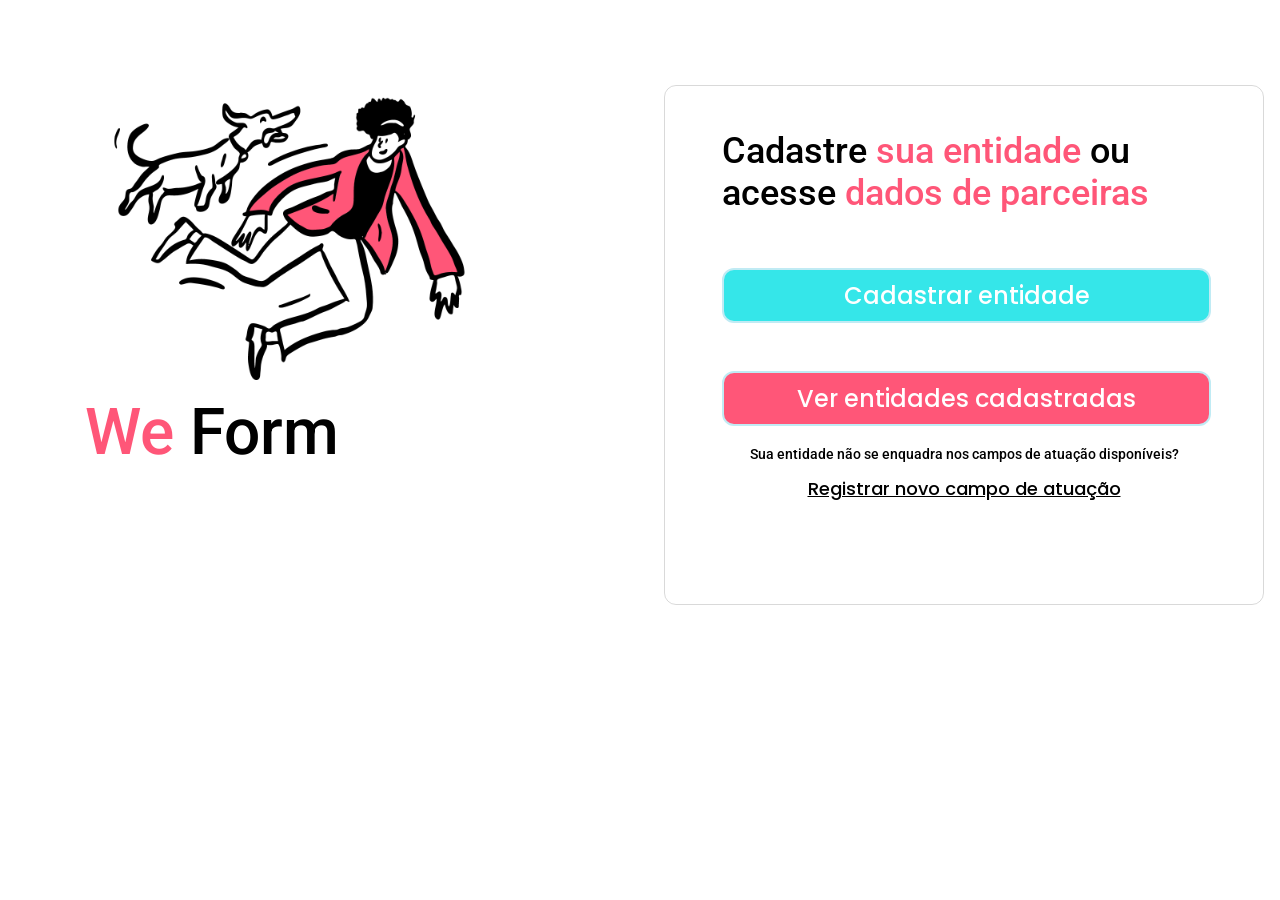
<file: projeto curso CSS/index.html>
<!DOCTYPE html>
<html lang="en">

<head>
	<meta charset="UTF-8">
	<meta name="viewport" content="width=device-width, initial-scale=1.0">
	<title>Document</title>
	<link rel="stylesheet" href="style.css">
	<link rel="stylesheet" href="assets/fontawesome-free-6.5.2-web/css/all.css">
</head>

<body>
	<div class="content">
		<aside>
			<img src="assets/hero.svg" alt="Foto de capa">
			<h1><span>We</span> Form</h1>
		</aside>
		<main>
			<h2>Cadastre <span>sua entidade</span> ou acesse <span>dados de parceiras</span></h2>

			<div class="actions">
				<a href="cadastro-entidade.html">Cadastrar entidade</a>
				<a href="cadastro-campo.html">Ver entidades cadastradas</a>
			</div>
			<footer>
			<p>Sua entidade não se enquadra nos campos de atuação disponíveis?</p>
			<a href="">Registrar novo campo de atuação</a>
			</footer>
		</main>
	</div>

</body>

</html>
</file>
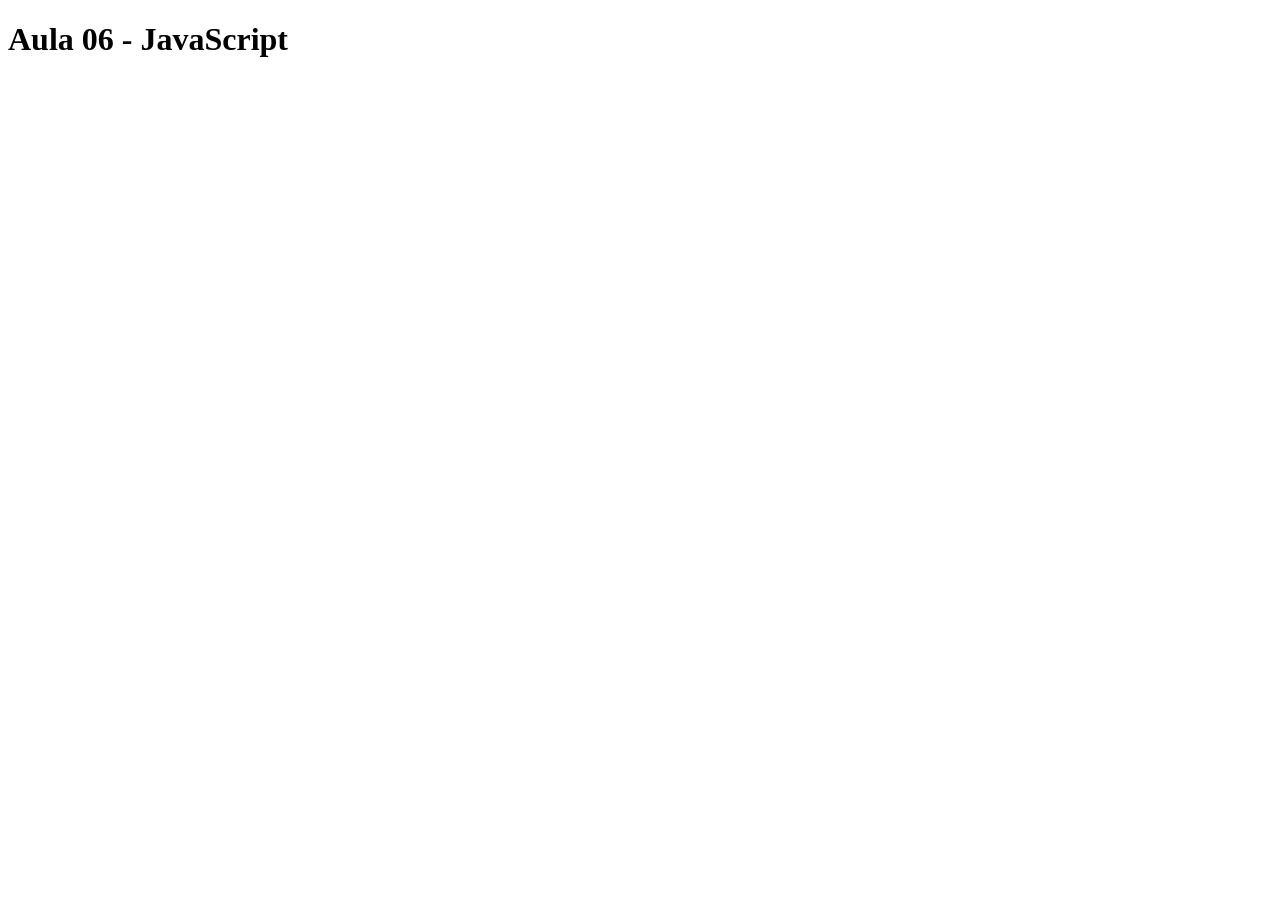
<file: JavaScript/aula-06/index.html>
<!DOCTYPE html>
<html lang="en">
<head>
	<meta charset="UTF-8">
	<meta name="viewport" content="width=device-width, initial-scale=1.0">
	<title>Aula 06 - JavScript</title>
</head>
<body>
	<h1>Aula 06 - JavaScript</h1>

	<script src="index.js"> </script>
</body>
</html>
</file>
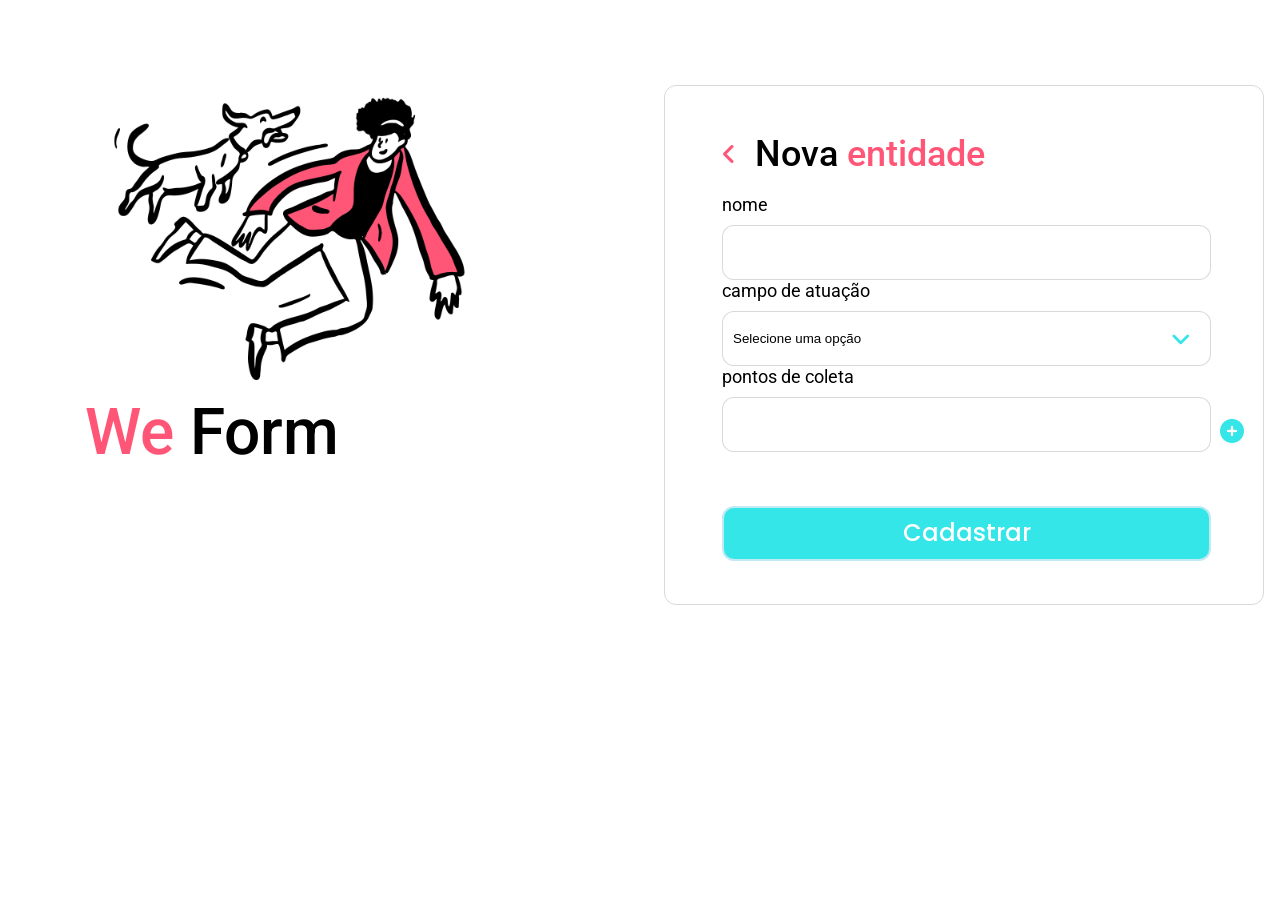
<file: projeto curso CSS/cadastro-entidade.html>
<!DOCTYPE html>
<html lang="en">

<head>
	<meta charset="UTF-8">
	<meta name="viewport" content="width=device-width, initial-scale=1.0">
	<title>Document</title>
	<link rel="stylesheet" href="style.css">
	<link rel="stylesheet" href="assets/fontawesome-free-6.5.2-web/css/all.css">
</head>

<body>
	<div class="content">
		<aside>
			<img src="assets/hero.svg" alt="Foto de capa">
			<h1><span>We</span> Form</h1>
		</aside>
		<main>

			<header>
				<a href="index.html">
					<i class="fa-solid fa-angle-left"></i>
				</a>
				<h2>Nova <span>entidade</span></h2>
			</header>

			<form>
				<label for="input-name">Nome</label>
				<input type="text" name="" id="input-name">

				<label for="input-field">Campo de atuação</label>

				<div class="select-div">
					<select type="text" name="" id="input-field">
						<option value="">Selecione uma opção</option>
						<option value="abrigo">Abrigo de Animais</option>
						<option value="">Centro de alimentação</option>
						<option value="">Creche infantil</option>
					</select>
				</div>
				
				<div class="points">
					<label for="input-points">Pontos de coleta</label>
					<input type="text" name="" id="input-points">
					<button>
						<i class="fa-solid fa-circle-plus"></i>
					</button>
				</div>

			</form>
			<div class="actions">
				<a href="">Cadastrar</a>
			</div>
		</main>
	</div>

</body>

</html>
</file>
<file: projeto curso CSS/style.css>
@import url('https://fonts.googleapis.com/css2?family=Poppins:ital,wght@0,100;0,200;0,300;0,400;0,500;0,600;0,700;0,800;0,900;1,100;1,200;1,300;1,400;1,500;1,600;1,700;1,800;1,900&family=Roboto:ital,wght@0,100;0,300;0,400;0,500;0,700;0,900;1,100;1,300;1,400;1,500;1,700;1,900&display=swap');

* {
	margin: 0;
	padding: 0;
	box-sizing: border-box;
}

:root {
	font-size: 62.5%;
	--default-border: 0.1rem solid rgba(0, 0, 0, 0.15);
	--default-border-radius: 1.2rem;
}

body {
	font-family: 'Roboto';
	font-size: 1.4rem;
}

.content {
	display: grid;
	grid-template-areas:
		". . . . ."
		". hero . form . "
		". hero . form . "
		". . . . .";
	gap: 8.5rem;
}

main {
	grid-area: form;
}

aside {
	grid-area: hero;
}

aside h1 {
	font-family: "Roboto";
	font-size: 64px;
	font-weight: 500;
	line-height: 75px;
	letter-spacing: 0em;
	text-align: left;
}

aside h1 span,
main h2 span {
	color: #FF5678;
}

main {
	width: 60rem;
	height: 52rem;
	border: var(--default-border);
	padding: 4.4rem 5.7rem;
	border-radius: 1.2rem;
	position: relative;
}

main h2 {
	max-width: 43rem;
	font-size: 3.6rem;
	font-weight: 500;
}

main .actions {
	display: flex;
	flex-flow: column wrap;
}

main .actions a {
	height: 5.5rem;
	width: 48.9rem;
	margin-top: 5.4rem;
	background: #35e6e9;
	border: 0.2rem solid rgba(192, 235, 244, 1);
	font-size: 2.4rem;
	text-decoration: none;
	border-radius: var(--default-border-radius);
	text-align: center;
	display: flex;
	justify-content: center;
	align-items: center;
	color: #FFFFFF;
	font-family: Poppins;
	font-weight: 500;
	line-height: 3.6rem;

}

main .actions a+a {
	background-color: #FF5678;
	margin-top: 4.8rem;
}

main header {
	display: flex;
	gap: 0 1.8rem;
	align-items: center;
}

main header i {
	font-size: 2.4rem;
	color: #FF5678;
	top: 12.9rem;
	left: 53.2rem;
	padding: 1.182rem 0rem 1.174rem 0px;
}

main footer p {
	font-size: 1.4rem;
	font-weight: 500;
	line-height: 2.1rem;
	text-align: center;
	margin-top: 1.8rem;
}

main footer a {
	font-family: Poppins;
	font-weight: 500;
	line-height: 27px;
	display: block;
	margin-top: 1rem;
	font-size: 1.8rem;
	text-align: center;
	color: black;
	text-shadow: 0rem 0.4rem 0.4rem 0rem rgba(0, 0, 0, 0.25);
}

main form {
	margin-top: 1.6rem;
}

main form label {
	display: block;
	font-size: 1.8rem;
	font-weight: 400;
	text-transform: lowercase;
	margin-bottom: 1rem;
	display: block;
}

main form :is(input, select) {
	width: 48.9rem;
	height: 5.5rem;
	background: #FFFFFF;
	border-radius: var(--default-border-radius);
	border: var(--default-border);
}

main form select {
	appearance: none;
}

main form .select-div {
	position: relative;
}

main form .select-div::after {
	position: absolute;
	content: '\f107';
	font-family: "Font Awesome 6 Free";
	font-weight: 600;
	font-size: 2.2rem;
	top: 1.6rem;
	right: 1.6rem;
	z-index: 1;
	color: #35e6e9;
}

#input-field {
	padding: 0 1rem 0 1rem;
}

main form .points {
	position: relative;

}

main form input + button {
	position: absolute;
	right: -3.8rem;
	top: calc(2.7rem + 2.5rem);
	background-color: transparent;
	border: none;
	color: #35e6e9;
	font-size: 2.4rem;
	cursor: pointer;
}
</file>
